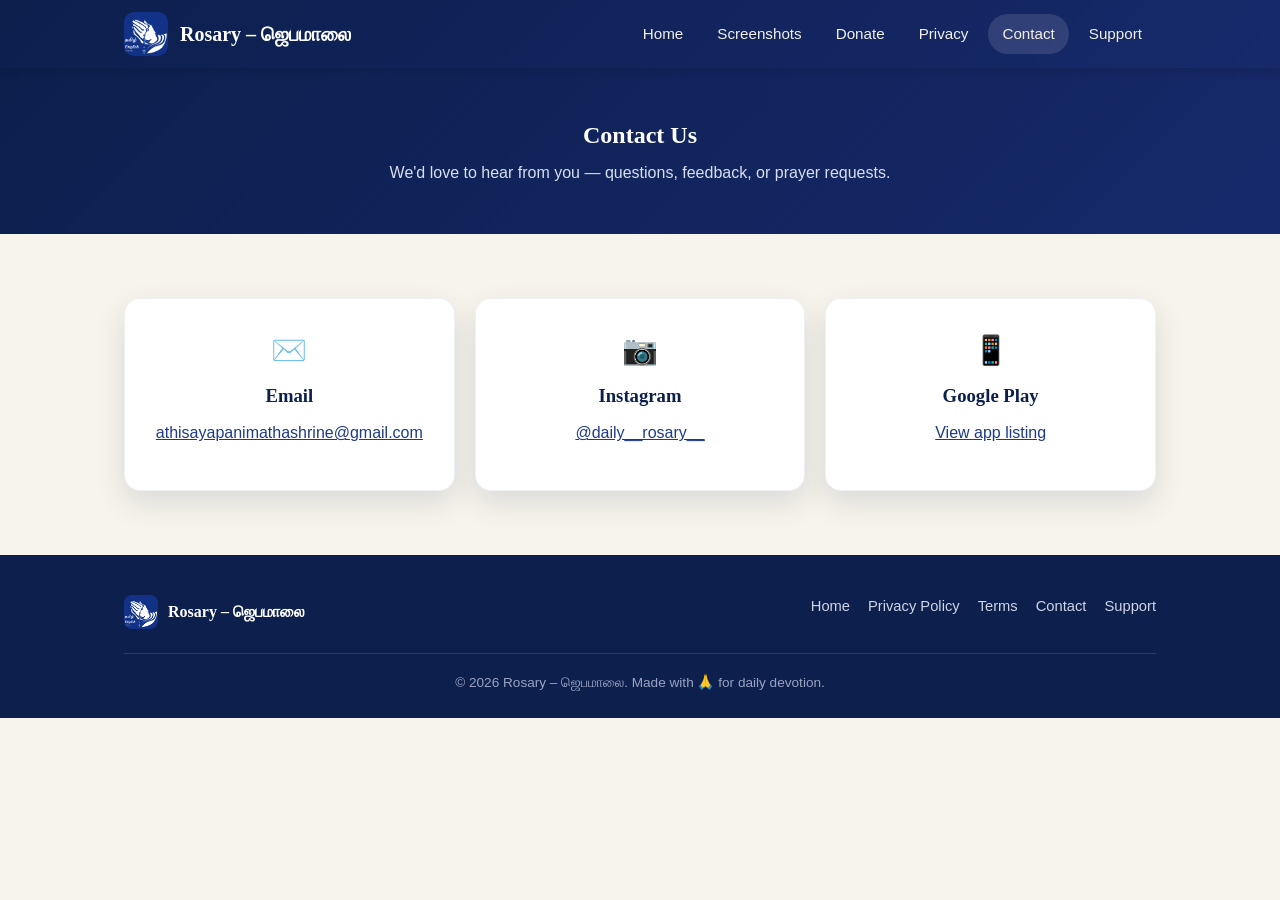
<file: contact.html>
<!DOCTYPE html>
<html lang="en">
<head>
<meta charset="utf-8">
<meta name="viewport" content="width=device-width,initial-scale=1">
<title>Contact | Rosary – ஜெபமாலை</title>
<link rel="icon" href="images/logo.png">
<link rel="stylesheet" href="css/style.css">
</head>
<body>

<header class="site-header">
  <div class="container">
    <a class="brand" href="index.html">
      <img src="images/logo.png" alt="Rosary app logo">
      <span>Rosary &ndash; ஜெபமாலை</span>
    </a>
    <nav class="main-nav">
      <a href="index.html">Home</a>
      <a href="index.html#screenshots">Screenshots</a>
      <a href="index.html#donate">Donate</a>
      <a href="privacy.html">Privacy</a>
      <a href="contact.html" class="active">Contact</a>
      <a href="support.html">Support</a>
    </nav>
  </div>
</header>

<section class="page-hero">
  <div class="container">
    <h1>Contact Us</h1>
    <p>We'd love to hear from you &mdash; questions, feedback, or prayer requests.</p>
  </div>
</section>

<div class="container">
  <section>
    <div class="contact-grid">
      <div class="contact-card">
        <div class="icon">✉️</div>
        <h3>Email</h3>
        <p><a href="mailto:athisayapanimathashrine@gmail.com">athisayapanimathashrine@gmail.com</a></p>
      </div>
      <div class="contact-card">
        <div class="icon">📷</div>
        <h3>Instagram</h3>
        <p><a href="https://www.instagram.com/daily__rosary__?igsh=anVxZm9tZTR4bTBn">@daily__rosary__</a></p>
      </div>
      <div class="contact-card">
        <div class="icon">📱</div>
        <h3>Google Play</h3>
        <p><a href="https://play.google.com/store/apps/details?id=com.ransam.jebamalaitamil">View app listing</a></p>
      </div>
    </div>
  </section>
</div>

<footer class="site-footer">
  <div class="container">
    <div class="footer-grid">
      <div class="footer-brand">
        <img src="images/logo.png" alt="Rosary logo">
        <span>Rosary &ndash; ஜெபமாலை</span>
      </div>
      <nav class="footer-nav">
        <a href="index.html">Home</a>
        <a href="privacy.html">Privacy Policy</a>
        <a href="terms.html">Terms</a>
        <a href="contact.html">Contact</a>
        <a href="support.html">Support</a>
      </nav>
    </div>
    <div class="footer-bottom">© 2026 Rosary &ndash; ஜெபமாலை. Made with 🙏 for daily devotion.</div>
  </div>
</footer>

</body>
</html>
</file>
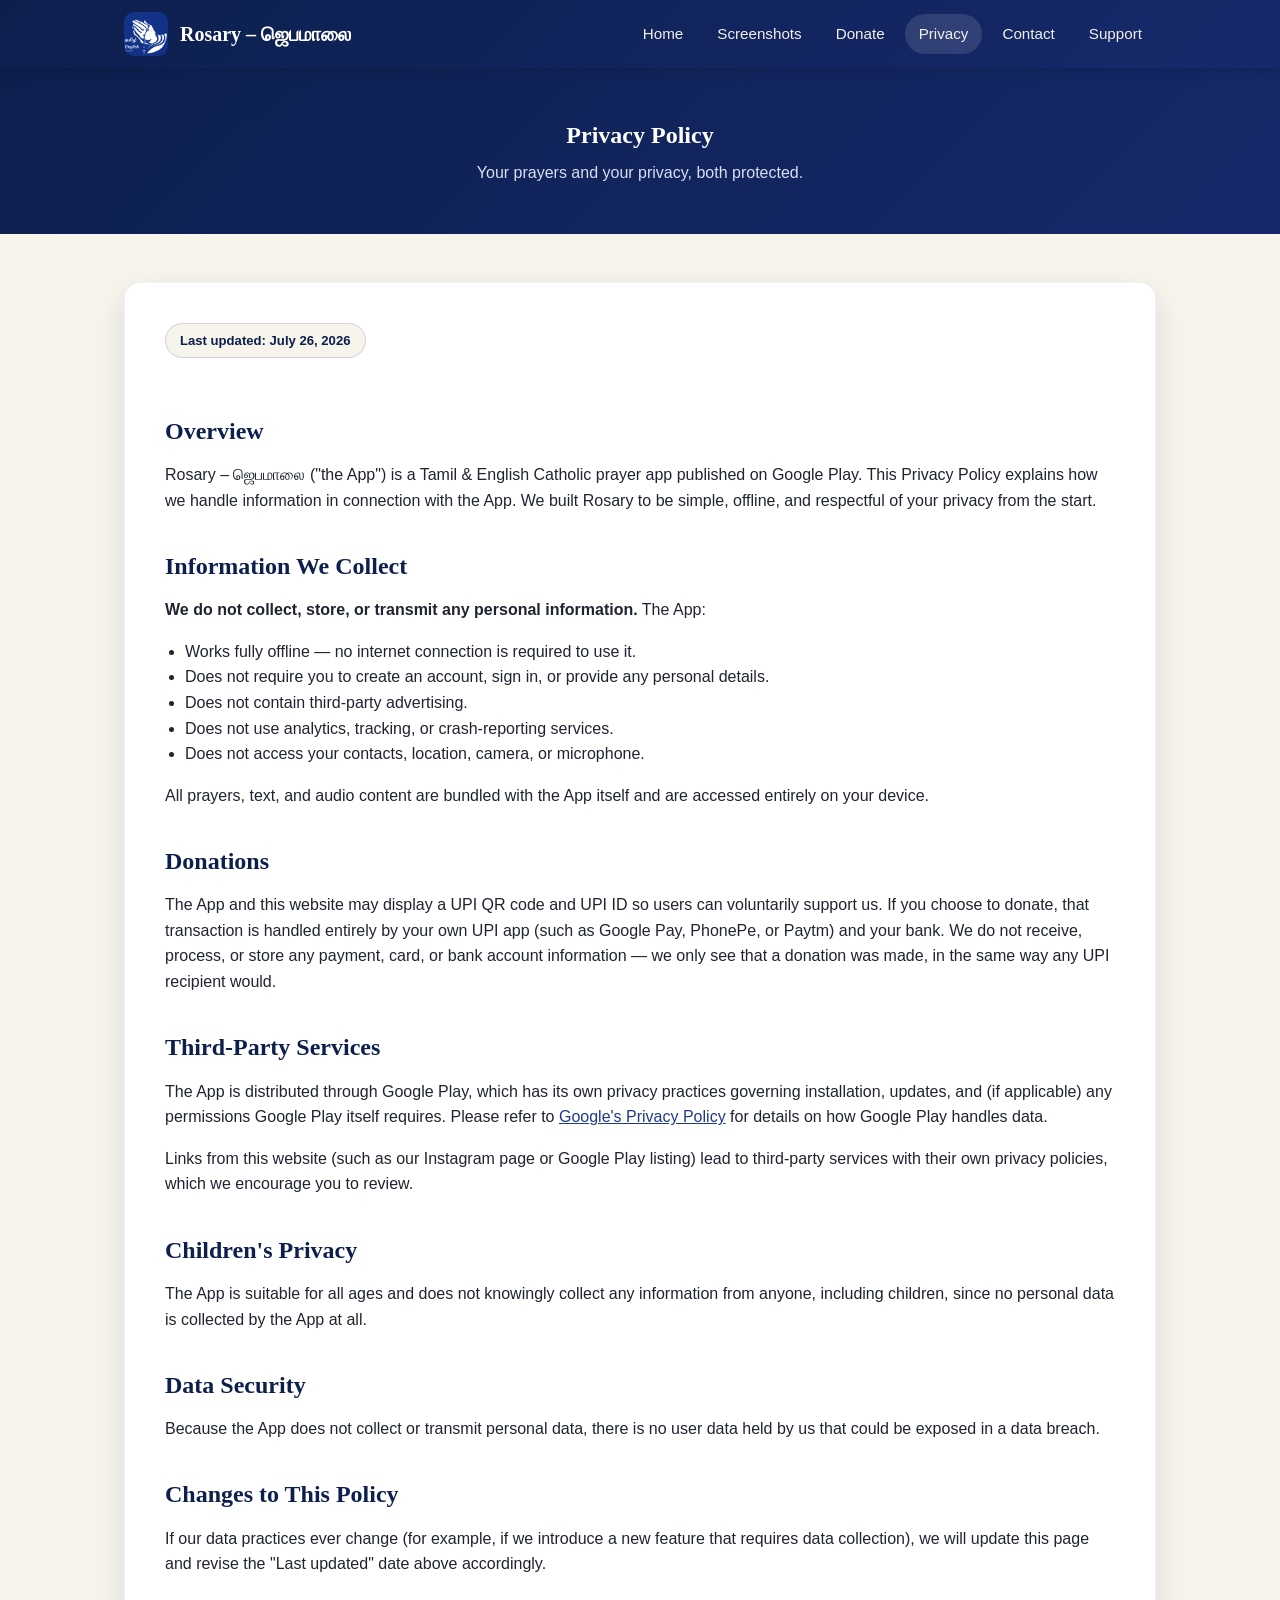
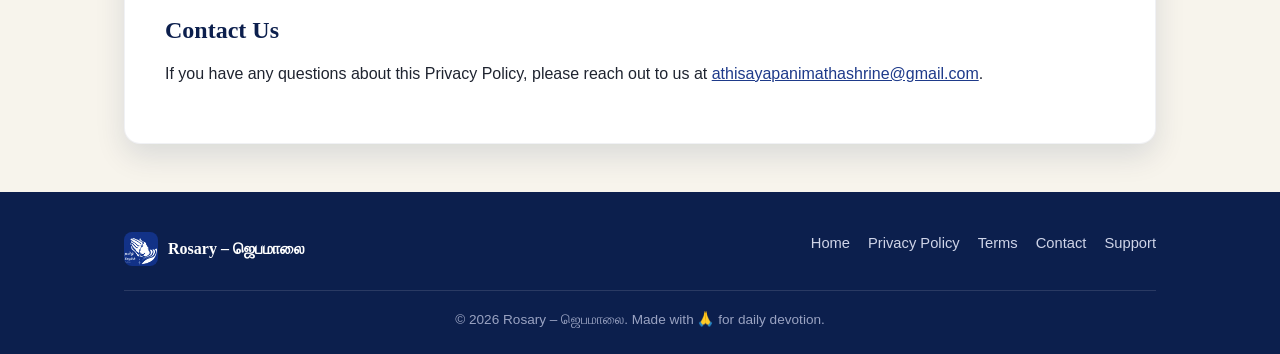
<file: privacy.html>
<!DOCTYPE html>
<html lang="en">
<head>
<meta charset="utf-8">
<meta name="viewport" content="width=device-width,initial-scale=1">
<title>Privacy Policy | Rosary – ஜெபமாலை</title>
<link rel="icon" href="images/logo.png">
<link rel="stylesheet" href="css/style.css">
</head>
<body>

<header class="site-header">
  <div class="container">
    <a class="brand" href="index.html">
      <img src="images/logo.png" alt="Rosary app logo">
      <span>Rosary &ndash; ஜெபமாலை</span>
    </a>
    <nav class="main-nav">
      <a href="index.html">Home</a>
      <a href="index.html#screenshots">Screenshots</a>
      <a href="index.html#donate">Donate</a>
      <a href="privacy.html" class="active">Privacy</a>
      <a href="contact.html">Contact</a>
      <a href="support.html">Support</a>
    </nav>
  </div>
</header>

<section class="page-hero">
  <div class="container">
    <h1>Privacy Policy</h1>
    <p>Your prayers and your privacy, both protected.</p>
  </div>
</section>

<div class="container">
  <div class="policy-page">
    <span class="updated-badge">Last updated: July 26, 2026</span>

    <h2>Overview</h2>
    <p>Rosary &ndash; ஜெபமாலை ("the App") is a Tamil &amp; English Catholic prayer app published on Google Play. This Privacy Policy explains how we handle information in connection with the App. We built Rosary to be simple, offline, and respectful of your privacy from the start.</p>

    <h2>Information We Collect</h2>
    <p><strong>We do not collect, store, or transmit any personal information.</strong> The App:</p>
    <ul>
      <li>Works fully offline &mdash; no internet connection is required to use it.</li>
      <li>Does not require you to create an account, sign in, or provide any personal details.</li>
      <li>Does not contain third-party advertising.</li>
      <li>Does not use analytics, tracking, or crash-reporting services.</li>
      <li>Does not access your contacts, location, camera, or microphone.</li>
    </ul>
    <p>All prayers, text, and audio content are bundled with the App itself and are accessed entirely on your device.</p>

    <h2>Donations</h2>
    <p>The App and this website may display a UPI QR code and UPI ID so users can voluntarily support us. If you choose to donate, that transaction is handled entirely by your own UPI app (such as Google Pay, PhonePe, or Paytm) and your bank. We do not receive, process, or store any payment, card, or bank account information &mdash; we only see that a donation was made, in the same way any UPI recipient would.</p>

    <h2>Third-Party Services</h2>
    <p>The App is distributed through Google Play, which has its own privacy practices governing installation, updates, and (if applicable) any permissions Google Play itself requires. Please refer to <a href="https://policies.google.com/privacy" target="_blank" rel="noopener">Google's Privacy Policy</a> for details on how Google Play handles data.</p>
    <p>Links from this website (such as our Instagram page or Google Play listing) lead to third-party services with their own privacy policies, which we encourage you to review.</p>

    <h2>Children's Privacy</h2>
    <p>The App is suitable for all ages and does not knowingly collect any information from anyone, including children, since no personal data is collected by the App at all.</p>

    <h2>Data Security</h2>
    <p>Because the App does not collect or transmit personal data, there is no user data held by us that could be exposed in a data breach.</p>

    <h2>Changes to This Policy</h2>
    <p>If our data practices ever change (for example, if we introduce a new feature that requires data collection), we will update this page and revise the "Last updated" date above accordingly.</p>

    <h2>Contact Us</h2>
    <p>If you have any questions about this Privacy Policy, please reach out to us at <a href="mailto:athisayapanimathashrine@gmail.com">athisayapanimathashrine@gmail.com</a>.</p>
  </div>
</div>

<footer class="site-footer">
  <div class="container">
    <div class="footer-grid">
      <div class="footer-brand">
        <img src="images/logo.png" alt="Rosary logo">
        <span>Rosary &ndash; ஜெபமாலை</span>
      </div>
      <nav class="footer-nav">
        <a href="index.html">Home</a>
        <a href="privacy.html">Privacy Policy</a>
        <a href="terms.html">Terms</a>
        <a href="contact.html">Contact</a>
        <a href="support.html">Support</a>
      </nav>
    </div>
    <div class="footer-bottom">© 2026 Rosary &ndash; ஜெபமாலை. Made with 🙏 for daily devotion.</div>
  </div>
</footer>

</body>
</html>
</file>
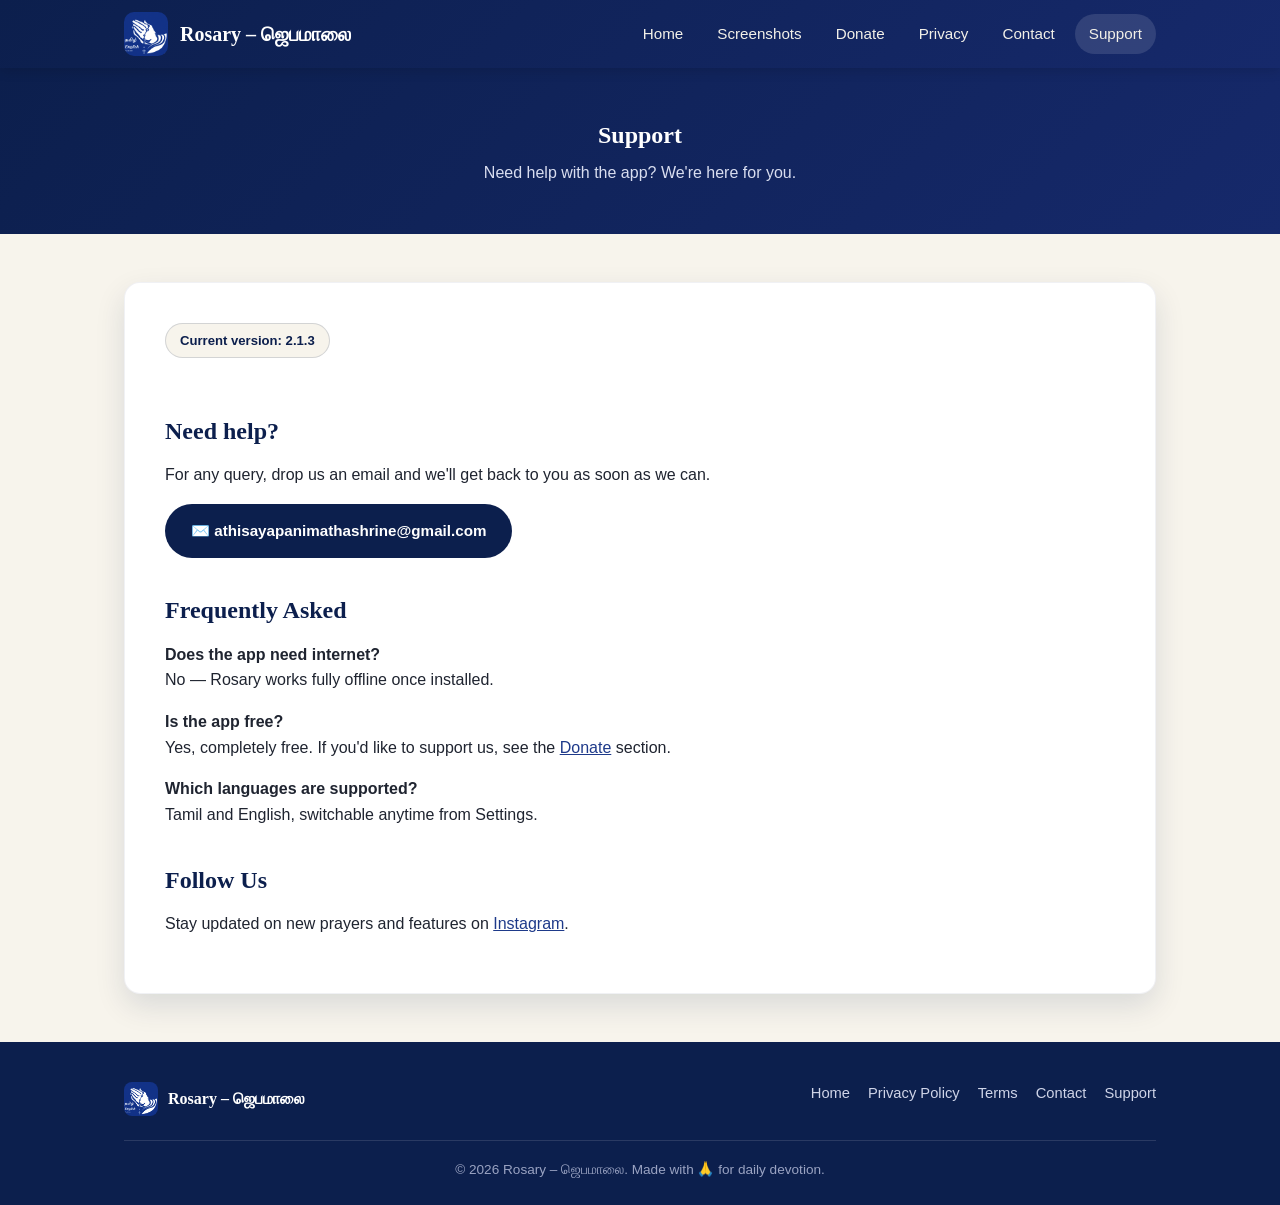
<file: support.html>
<!DOCTYPE html>
<html lang="en">
<head>
<meta charset="utf-8">
<meta name="viewport" content="width=device-width,initial-scale=1">
<title>Support | Rosary – ஜெபமாலை</title>
<link rel="icon" href="images/logo.png">
<link rel="stylesheet" href="css/style.css">
</head>
<body>

<header class="site-header">
  <div class="container">
    <a class="brand" href="index.html">
      <img src="images/logo.png" alt="Rosary app logo">
      <span>Rosary &ndash; ஜெபமாலை</span>
    </a>
    <nav class="main-nav">
      <a href="index.html">Home</a>
      <a href="index.html#screenshots">Screenshots</a>
      <a href="index.html#donate">Donate</a>
      <a href="privacy.html">Privacy</a>
      <a href="contact.html">Contact</a>
      <a href="support.html" class="active">Support</a>
    </nav>
  </div>
</header>

<section class="page-hero">
  <div class="container">
    <h1>Support</h1>
    <p>Need help with the app? We're here for you.</p>
  </div>
</section>

<div class="container">
  <div class="policy-page">
    <span class="updated-badge">Current version: 2.1.3</span>
    <h2>Need help?</h2>
    <p>For any query, drop us an email and we'll get back to you as soon as we can.</p>
    <p><a class="btn btn-dark" href="mailto:athisayapanimathashrine@gmail.com">✉️ athisayapanimathashrine@gmail.com</a></p>

    <h2>Frequently Asked</h2>
    <p><strong>Does the app need internet?</strong><br>No &mdash; Rosary works fully offline once installed.</p>
    <p><strong>Is the app free?</strong><br>Yes, completely free. If you'd like to support us, see the <a href="index.html#donate">Donate</a> section.</p>
    <p><strong>Which languages are supported?</strong><br>Tamil and English, switchable anytime from Settings.</p>

    <h2>Follow Us</h2>
    <p>Stay updated on new prayers and features on <a href="https://www.instagram.com/daily__rosary__?igsh=anVxZm9tZTR4bTBn">Instagram</a>.</p>
  </div>
</div>

<footer class="site-footer">
  <div class="container">
    <div class="footer-grid">
      <div class="footer-brand">
        <img src="images/logo.png" alt="Rosary logo">
        <span>Rosary &ndash; ஜெபமாலை</span>
      </div>
      <nav class="footer-nav">
        <a href="index.html">Home</a>
        <a href="privacy.html">Privacy Policy</a>
        <a href="terms.html">Terms</a>
        <a href="contact.html">Contact</a>
        <a href="support.html">Support</a>
      </nav>
    </div>
    <div class="footer-bottom">© 2026 Rosary &ndash; ஜெபமாலை. Made with 🙏 for daily devotion.</div>
  </div>
</footer>

</body>
</html>
</file>
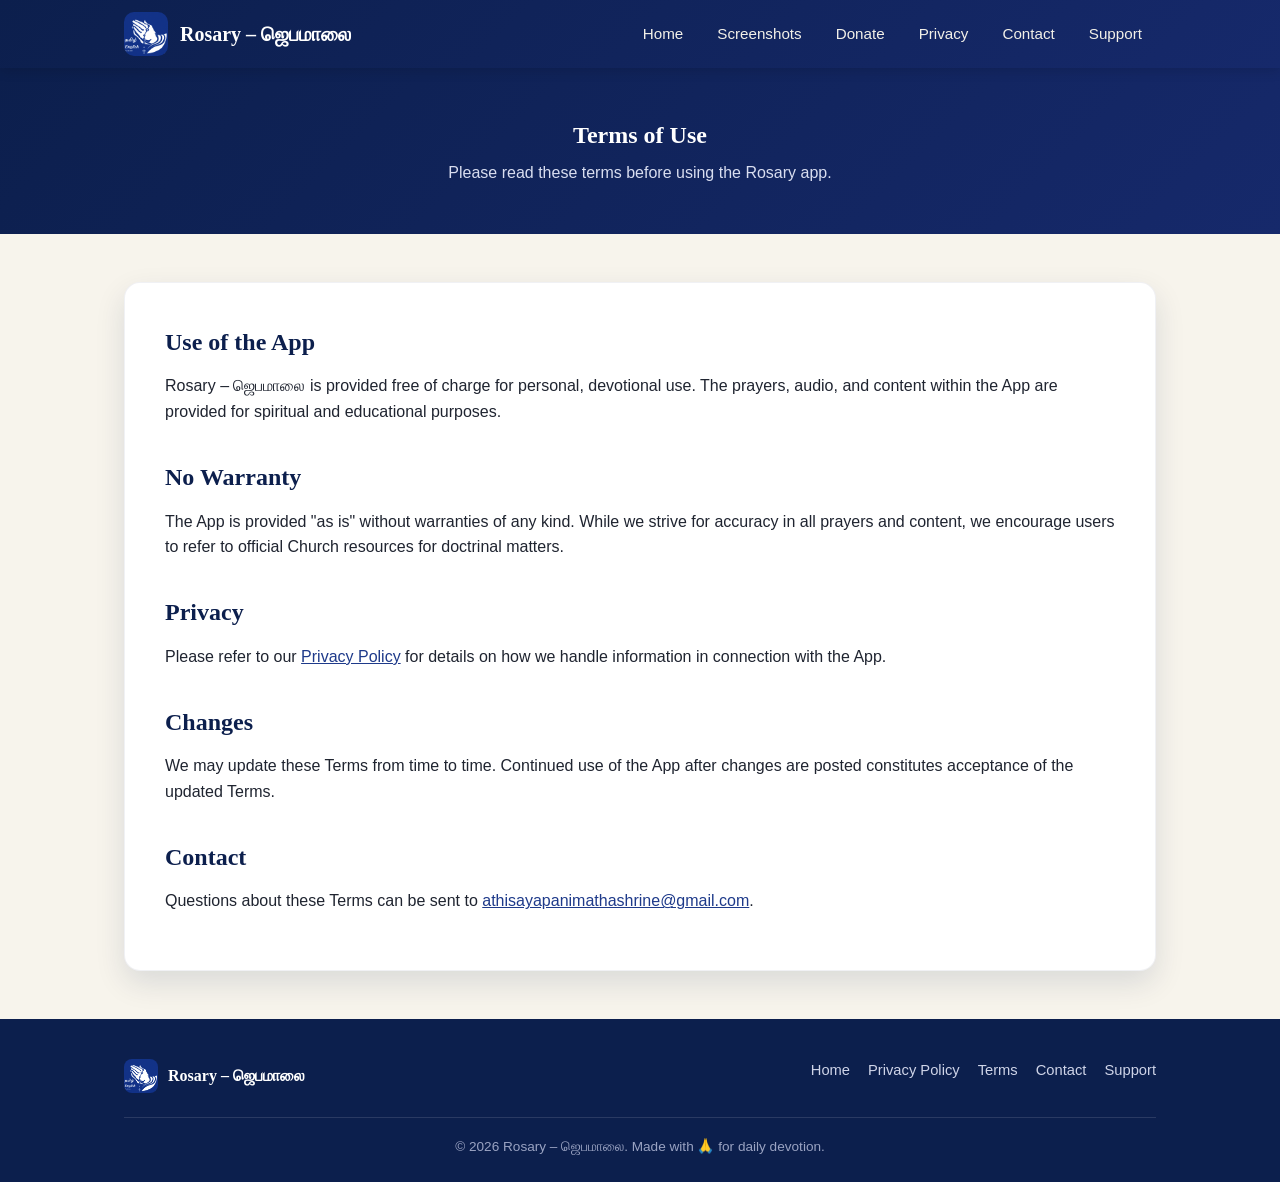
<file: terms.html>
<!DOCTYPE html>
<html lang="en">
<head>
<meta charset="utf-8">
<meta name="viewport" content="width=device-width,initial-scale=1">
<title>Terms | Rosary – ஜெபமாலை</title>
<link rel="icon" href="images/logo.png">
<link rel="stylesheet" href="css/style.css">
</head>
<body>

<header class="site-header">
  <div class="container">
    <a class="brand" href="index.html">
      <img src="images/logo.png" alt="Rosary app logo">
      <span>Rosary &ndash; ஜெபமாலை</span>
    </a>
    <nav class="main-nav">
      <a href="index.html">Home</a>
      <a href="index.html#screenshots">Screenshots</a>
      <a href="index.html#donate">Donate</a>
      <a href="privacy.html">Privacy</a>
      <a href="contact.html">Contact</a>
      <a href="support.html">Support</a>
    </nav>
  </div>
</header>

<section class="page-hero">
  <div class="container">
    <h1>Terms of Use</h1>
    <p>Please read these terms before using the Rosary app.</p>
  </div>
</section>

<div class="container">
  <div class="policy-page">
    <h2>Use of the App</h2>
    <p>Rosary &ndash; ஜெபமாலை is provided free of charge for personal, devotional use. The prayers, audio, and content within the App are provided for spiritual and educational purposes.</p>

    <h2>No Warranty</h2>
    <p>The App is provided "as is" without warranties of any kind. While we strive for accuracy in all prayers and content, we encourage users to refer to official Church resources for doctrinal matters.</p>

    <h2>Privacy</h2>
    <p>Please refer to our <a href="privacy.html">Privacy Policy</a> for details on how we handle information in connection with the App.</p>

    <h2>Changes</h2>
    <p>We may update these Terms from time to time. Continued use of the App after changes are posted constitutes acceptance of the updated Terms.</p>

    <h2>Contact</h2>
    <p>Questions about these Terms can be sent to <a href="mailto:athisayapanimathashrine@gmail.com">athisayapanimathashrine@gmail.com</a>.</p>
  </div>
</div>

<footer class="site-footer">
  <div class="container">
    <div class="footer-grid">
      <div class="footer-brand">
        <img src="images/logo.png" alt="Rosary logo">
        <span>Rosary &ndash; ஜெபமாலை</span>
      </div>
      <nav class="footer-nav">
        <a href="index.html">Home</a>
        <a href="privacy.html">Privacy Policy</a>
        <a href="terms.html">Terms</a>
        <a href="contact.html">Contact</a>
        <a href="support.html">Support</a>
      </nav>
    </div>
    <div class="footer-bottom">© 2026 Rosary &ndash; ஜெபமாலை. Made with 🙏 for daily devotion.</div>
  </div>
</footer>

</body>
</html>
</file>
<file: css/style.css>
/* ---------- Design tokens ---------- */
:root{
  --navy-deep:#0c1f4d;
  --navy:#16296b;
  --navy-light:#1e3a8a;
  --gold:#c9a227;
  --gold-light:#e8c766;
  --cream:#f7f4ec;
  --paper:#ffffff;
  --ink:#1f2430;
  --ink-soft:#4a5166;
  --shadow:0 12px 30px rgba(12,31,77,0.12);
  --radius:16px;
}

*{box-sizing:border-box}
html{scroll-behavior:smooth}
body{
  margin:0;
  font-family:-apple-system,BlinkMacSystemFont,"Segoe UI",Roboto,Helvetica,Arial,sans-serif;
  color:var(--ink);
  background:var(--cream);
  line-height:1.6;
}
h1,h2,h3{
  font-family:Georgia,"Times New Roman",serif;
  color:var(--navy-deep);
  margin:0 0 .5em;
}
p{margin:0 0 1em}
a{color:var(--navy-light)}
img{max-width:100%;display:block}

.container{max-width:1080px;margin:0 auto;padding:0 24px}

/* ---------- Header / Nav ---------- */
.site-header{
  background:linear-gradient(135deg,var(--navy-deep),var(--navy));
  color:#fff;
  position:sticky;
  top:0;
  z-index:50;
  box-shadow:0 2px 12px rgba(0,0,0,.15);
}
.site-header .container{
  display:flex;
  align-items:center;
  justify-content:space-between;
  padding-top:12px;
  padding-bottom:12px;
  gap:16px;
  flex-wrap:wrap;
}
.brand{display:flex;align-items:center;gap:12px;text-decoration:none}
.brand img{width:44px;height:44px;border-radius:10px}
.brand span{
  font-family:Georgia,serif;
  font-weight:700;
  font-size:1.25rem;
  color:#fff;
}
nav.main-nav{display:flex;gap:6px;flex-wrap:wrap}
nav.main-nav a{
  color:#f2f0e8;
  text-decoration:none;
  font-size:.95rem;
  padding:8px 14px;
  border-radius:20px;
  transition:background .2s ease;
}
nav.main-nav a:hover,nav.main-nav a.active{background:rgba(255,255,255,.12)}

/* ---------- Hero ---------- */
.hero{
  background:radial-gradient(circle at 20% 20%,var(--navy-light) 0,var(--navy) 45%,var(--navy-deep) 100%);
  color:#fff;
  padding:72px 0 88px;
}
.hero .container{
  display:flex;
  align-items:center;
  gap:48px;
  flex-wrap:wrap;
}
.hero-copy{flex:1 1 380px}
.hero-copy .eyebrow{
  display:inline-block;
  color:var(--gold-light);
  letter-spacing:.14em;
  text-transform:uppercase;
  font-size:.78rem;
  font-weight:600;
  margin-bottom:14px;
}
.hero-copy h1{
  color:#fff;
  font-size:2.6rem;
  line-height:1.15;
  margin-bottom:14px;
}
.hero-copy h1 .tamil{display:block;font-size:1.6rem;color:var(--gold-light);margin-top:6px}
.hero-copy p.lead{
  color:#d9def0;
  font-size:1.08rem;
  max-width:46ch;
}
.hero-actions{display:flex;gap:14px;flex-wrap:wrap;margin-top:24px}
.hero-figure{
  flex:0 1 300px;
  display:flex;
  justify-content:center;
}
.hero-figure img{
  width:220px;
  height:220px;
  border-radius:28px;
  box-shadow:0 20px 50px rgba(0,0,0,.35);
  border:4px solid rgba(255,255,255,.15);
}
.stars{color:var(--gold-light);letter-spacing:3px;margin-top:18px;font-size:1rem}

/* ---------- Buttons ---------- */
.btn{
  display:inline-flex;
  align-items:center;
  gap:8px;
  padding:13px 24px;
  border-radius:999px;
  text-decoration:none;
  font-weight:600;
  font-size:.95rem;
  transition:transform .15s ease,box-shadow .15s ease;
  border:2px solid transparent;
}
.btn:hover{transform:translateY(-2px)}
.btn-primary{background:var(--gold);color:var(--navy-deep);box-shadow:0 10px 24px rgba(201,162,39,.35)}
.btn-primary:hover{background:var(--gold-light)}
.btn-outline{border-color:rgba(255,255,255,.6);color:#fff}
.btn-outline:hover{background:rgba(255,255,255,.1)}
.btn-dark{background:var(--navy-deep);color:#fff}
.btn-dark:hover{background:var(--navy)}

/* ---------- Sections ---------- */
section{padding:64px 0}
.section-head{text-align:center;max-width:640px;margin:0 auto 40px}
.section-head .eyebrow{
  color:var(--gold);
  text-transform:uppercase;
  letter-spacing:.14em;
  font-size:.78rem;
  font-weight:700;
}
.section-head p{color:var(--ink-soft)}

/* Features */
.features-grid{
  display:grid;
  grid-template-columns:repeat(auto-fit,minmax(200px,1fr));
  gap:20px;
}
.feature-card{
  background:var(--paper);
  border-radius:var(--radius);
  padding:26px 22px;
  box-shadow:var(--shadow);
  border:1px solid rgba(12,31,77,.06);
  text-align:center;
}
.feature-card .icon{font-size:2rem;margin-bottom:10px}
.feature-card h3{font-size:1.05rem;margin-bottom:6px}
.feature-card p{color:var(--ink-soft);font-size:.92rem;margin:0}

/* Screenshots */
.screenshot-strip{
  display:flex;
  gap:22px;
  overflow-x:auto;
  padding:10px 4px 24px;
  scroll-snap-type:x mandatory;
}
.screenshot-strip::-webkit-scrollbar{height:8px}
.screenshot-strip::-webkit-scrollbar-thumb{background:rgba(12,31,77,.25);border-radius:8px}
.phone-frame{
  flex:0 0 auto;
  width:200px;
  scroll-snap-align:start;
  background:var(--navy-deep);
  padding:10px;
  border-radius:22px;
  box-shadow:var(--shadow);
}
.phone-frame img{border-radius:14px;width:100%}

/* Donate */
.donate-card{
  background:var(--paper);
  border-radius:var(--radius);
  box-shadow:var(--shadow);
  padding:36px;
  display:flex;
  gap:36px;
  align-items:center;
  flex-wrap:wrap;
  justify-content:center;
  border:1px solid rgba(12,31,77,.06);
}
.donate-card img{width:190px;border-radius:12px;border:1px solid #eee}
.donate-info{flex:1 1 260px}
.upi-id{
  display:inline-block;
  background:var(--cream);
  border:1px dashed var(--gold);
  padding:10px 16px;
  border-radius:10px;
  font-weight:700;
  color:var(--navy-deep);
  margin:10px 0;
}

/* Contact */
.contact-grid{
  display:grid;
  grid-template-columns:repeat(auto-fit,minmax(220px,1fr));
  gap:20px;
}
.contact-card{
  background:var(--paper);
  border-radius:var(--radius);
  box-shadow:var(--shadow);
  padding:28px;
  text-align:center;
  border:1px solid rgba(12,31,77,.06);
}
.contact-card .icon{font-size:1.8rem;margin-bottom:8px}

/* Policy / text pages */
.policy-page{background:var(--paper);border-radius:var(--radius);box-shadow:var(--shadow);padding:40px;margin:48px 0;border:1px solid rgba(12,31,77,.06)}
.policy-page h2{margin-top:1.4em}
.policy-page h2:first-child{margin-top:0}
.policy-page ul{padding-left:20px}
.updated-badge{
  display:inline-block;
  background:var(--cream);
  color:var(--navy-deep);
  border:1px solid rgba(12,31,77,.15);
  padding:6px 14px;
  border-radius:999px;
  font-size:.82rem;
  font-weight:600;
  margin-bottom:20px;
}
.page-hero{
  background:linear-gradient(135deg,var(--navy-deep),var(--navy));
  color:#fff;
  padding:48px 0;
  text-align:center;
}
.page-hero h1{color:#fff;margin-bottom:6px}
.page-hero p{color:#d9def0;margin:0}

/* Footer */
.site-footer{
  background:var(--navy-deep);
  color:#cfd4e8;
  padding:40px 0 24px;
}
.footer-grid{
  display:flex;
  justify-content:space-between;
  gap:24px;
  flex-wrap:wrap;
  margin-bottom:24px;
}
.footer-brand{display:flex;align-items:center;gap:10px}
.footer-brand img{width:34px;height:34px;border-radius:8px}
.footer-brand span{color:#fff;font-family:Georgia,serif;font-weight:700}
.footer-nav{display:flex;gap:18px;flex-wrap:wrap}
.footer-nav a{color:#cfd4e8;text-decoration:none;font-size:.92rem}
.footer-nav a:hover{color:#fff}
.footer-bottom{
  border-top:1px solid rgba(255,255,255,.12);
  padding-top:18px;
  text-align:center;
  font-size:.85rem;
  color:#9aa3c2;
}

@media (max-width:640px){
  .hero{padding:52px 0 64px}
  .hero-copy h1{font-size:2.05rem}
  section{padding:48px 0}
  .donate-card{padding:26px;flex-direction:column}
}
</file>
